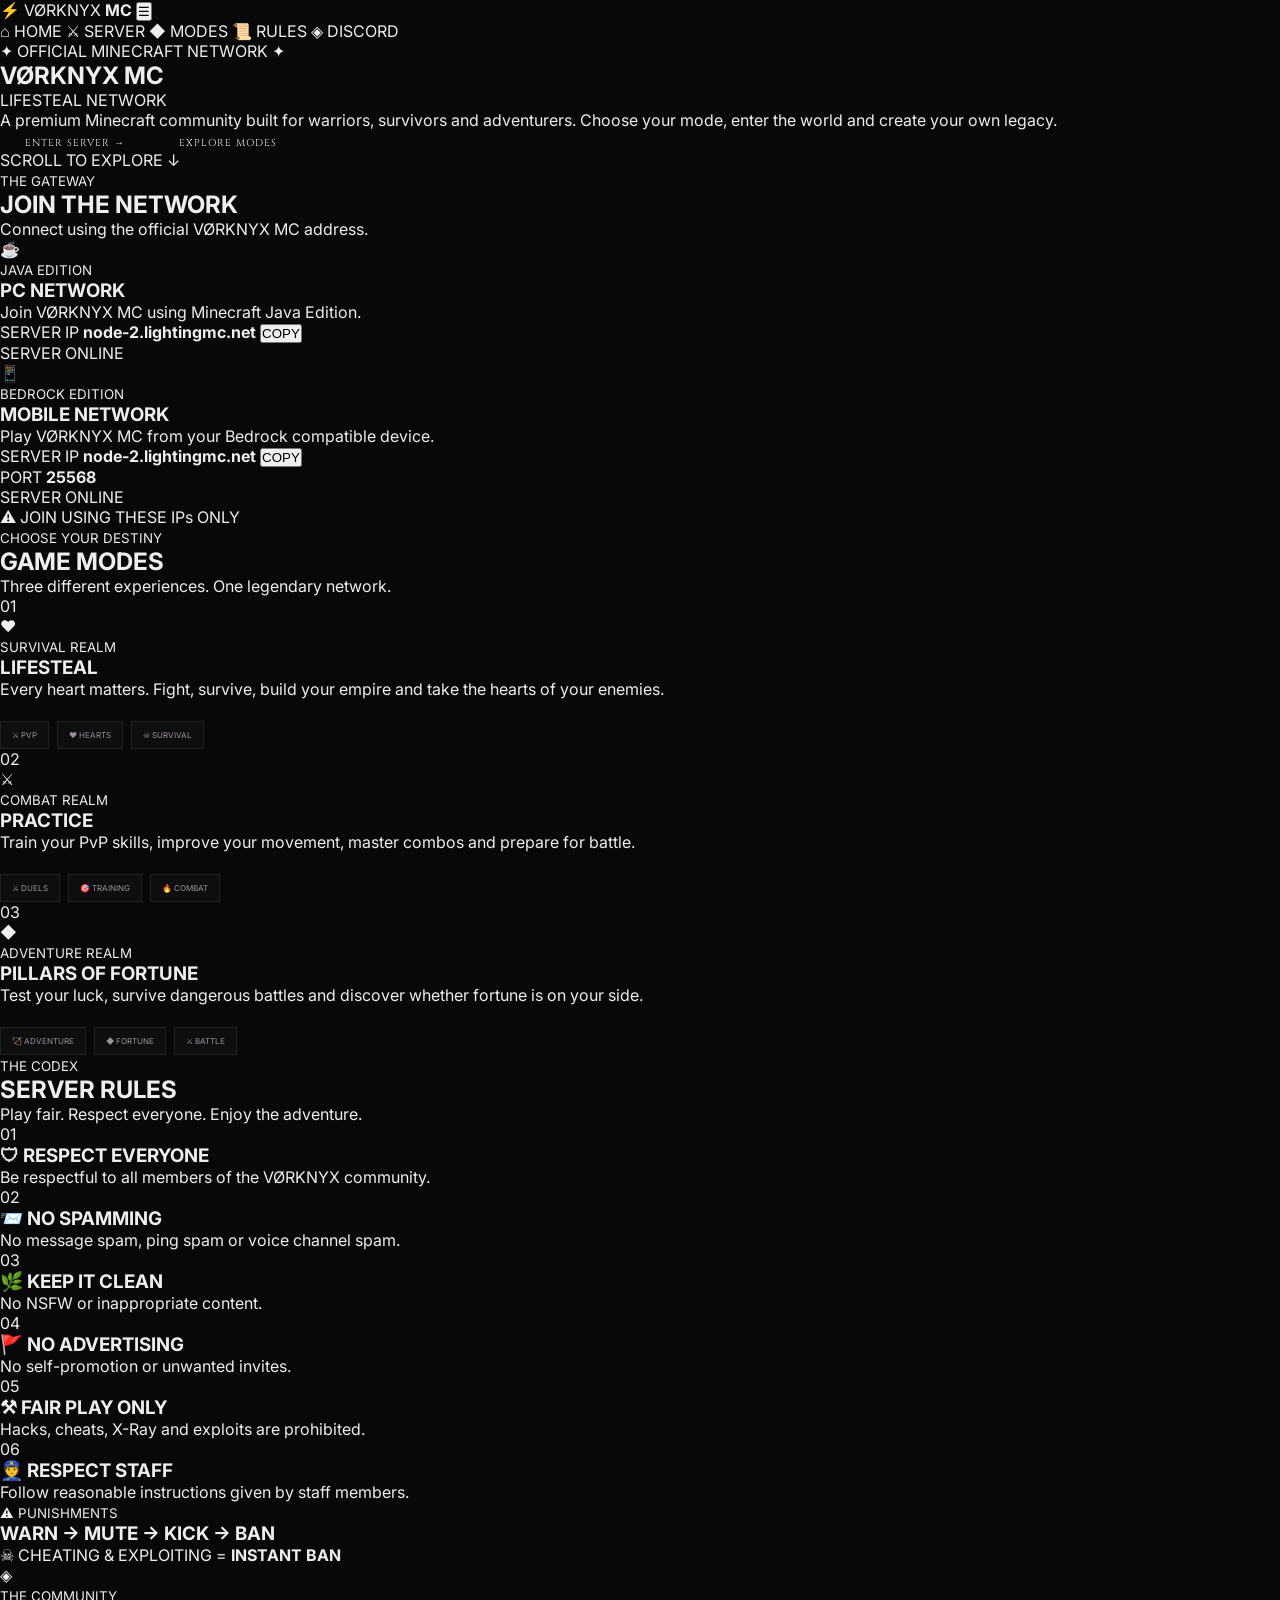
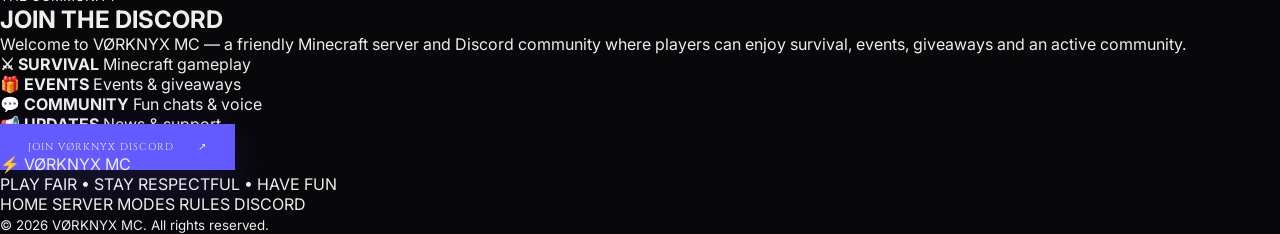
<file: index.html>
<!DOCTYPE html>
<html lang="en">
<head>
<meta charset="UTF-8">
<meta name="viewport" content="width=device-width, initial-scale=1.0">
<meta name="theme-color" content="#07070b">

<title>⚡ VØRKNYX MC — Official Network</title>

<link rel="stylesheet" href="style.css">
</head>

<body>

<!-- BACKGROUND -->
<div class="bg"></div>
<div class="particles"></div>
<div class="grid"></div>

<!-- NAVBAR -->
<header class="navbar">

    <a href="#home" class="logo">
        <span>⚡</span> VØRKNYX <b>MC</b>
    </a>

    <button class="menu" onclick="toggleMenu()">
        ☰
    </button>

    <nav id="nav">

        <a href="#home" onclick="closeMenu()">⌂ HOME</a>

        <a href="#server" onclick="closeMenu()">⚔ SERVER</a>

        <a href="#modes" onclick="closeMenu()">◆ MODES</a>

        <a href="#rules" onclick="closeMenu()">📜 RULES</a>

        <a href="#discord" onclick="closeMenu()" class="discord-link">
            ◈ DISCORD
        </a>

    </nav>

</header>


<!-- ================= HOME ================= -->

<section id="home" class="section hero">

    <div class="hero-content">

        <div class="eyebrow">
            ✦ OFFICIAL MINECRAFT NETWORK ✦
        </div>

        <h1>
            VØRKNYX
            <span>MC</span>
        </h1>

        <div class="line-title">
            <i></i>
            LIFESTEAL NETWORK
            <i></i>
        </div>

        <p>
            A premium Minecraft community built for
            warriors, survivors and adventurers.
            Choose your mode, enter the world and
            create your own legacy.
        </p>

        <div class="buttons">

            <a href="#server" class="btn primary">
                ENTER SERVER →
            </a>

            <a href="#modes" class="btn secondary">
                EXPLORE MODES
            </a>

        </div>

    </div>

    <div class="scroll">
        SCROLL TO EXPLORE ↓
    </div>

</section>



<!-- ================= SERVER ================= -->

<section id="server" class="section server">

    <div class="heading">

        <small>THE GATEWAY</small>

        <h2>
            JOIN THE <span>NETWORK</span>
        </h2>

        <p>
            Connect using the official VØRKNYX MC address.
        </p>

    </div>


    <div class="server-grid">


        <!-- JAVA -->

        <div class="server-card">

            <div class="card-icon">
                ☕
            </div>

            <small>JAVA EDITION</small>

            <h3>
                PC NETWORK
            </h3>

            <p>
                Join VØRKNYX MC using Minecraft Java Edition.
            </p>

            <div class="ip">

                <label>SERVER IP</label>

                <strong>
                    node-2.lightingmc.net
                </strong>

                <button onclick="copyIP('node-2.lightingmc.net',this)">
                    COPY
                </button>

            </div>

            <div class="online">
                <i></i>
                SERVER ONLINE
            </div>

        </div>


        <!-- BEDROCK -->

        <div class="server-card purple">

            <div class="card-icon">
                📱
            </div>

            <small>BEDROCK EDITION</small>

            <h3>
                MOBILE NETWORK
            </h3>

            <p>
                Play VØRKNYX MC from your Bedrock compatible device.
            </p>

            <div class="ip">

                <label>SERVER IP</label>

                <strong>
                    node-2.lightingmc.net
                </strong>

                <button onclick="copyIP('node-2.lightingmc.net',this)">
                    COPY
                </button>

            </div>

            <div class="port">

                <label>PORT</label>

                <strong>25568</strong>

            </div>

            <div class="online">
                <i></i>
                SERVER ONLINE
            </div>

        </div>

    </div>


    <div class="warning">
        ⚠ JOIN USING THESE IPs ONLY
    </div>

</section>



<!-- ================= MODES ================= -->

<section id="modes" class="section modes">

    <div class="heading">

        <small>CHOOSE YOUR DESTINY</small>

        <h2>
            GAME <span>MODES</span>
        </h2>

        <p>
            Three different experiences. One legendary network.
        </p>

    </div>


    <div class="mode-grid">


        <!-- LIFESTEAL -->

        <article class="mode-card lifesteal">

            <div class="mode-number">
                01
            </div>

            <div class="mode-symbol">
                ♥
            </div>

            <div class="mode-content">

                <small>
                    SURVIVAL REALM
                </small>

                <h3>
                    LIFESTEAL
                </h3>

                <p>
                    Every heart matters. Fight, survive,
                    build your empire and take the hearts
                    of your enemies.
                </p>

                <div class="tags">
                    <span>⚔ PVP</span>
                    <span>♥ HEARTS</span>
                    <span>☠ SURVIVAL</span>
                </div>

            </div>

        </article>



        <!-- PRACTICE -->

        <article class="mode-card practice">

            <div class="mode-number">
                02
            </div>

            <div class="mode-symbol">
                ⚔
            </div>

            <div class="mode-content">

                <small>
                    COMBAT REALM
                </small>

                <h3>
                    PRACTICE
                </h3>

                <p>
                    Train your PvP skills, improve your movement,
                    master combos and prepare for battle.
                </p>

                <div class="tags">
                    <span>⚔ DUELS</span>
                    <span>🎯 TRAINING</span>
                    <span>🔥 COMBAT</span>
                </div>

            </div>

        </article>



        <!-- PILLARS -->

        <article class="mode-card pillars">

            <div class="mode-number">
                03
            </div>

            <div class="mode-symbol">
                ◆
            </div>

            <div class="mode-content">

                <small>
                    ADVENTURE REALM
                </small>

                <h3>
                    PILLARS OF FORTUNE
                </h3>

                <p>
                    Test your luck, survive dangerous battles
                    and discover whether fortune is on your side.
                </p>

                <div class="tags">
                    <span>🏹 ADVENTURE</span>
                    <span>◆ FORTUNE</span>
                    <span>⚔ BATTLE</span>
                </div>

            </div>

        </article>

    </div>

</section>



<!-- ================= RULES ================= -->

<section id="rules" class="section rules">

    <div class="heading">

        <small>THE CODEX</small>

        <h2>
            SERVER <span>RULES</span>
        </h2>

        <p>
            Play fair. Respect everyone. Enjoy the adventure.
        </p>

    </div>


    <div class="rules-box">


        <div class="rule">

            <span>01</span>

            <div>
                <h3>🛡 RESPECT EVERYONE</h3>

                <p>
                    Be respectful to all members of the
                    VØRKNYX community.
                </p>
            </div>

        </div>


        <div class="rule">

            <span>02</span>

            <div>
                <h3>📨 NO SPAMMING</h3>

                <p>
                    No message spam, ping spam or voice
                    channel spam.
                </p>
            </div>

        </div>


        <div class="rule">

            <span>03</span>

            <div>
                <h3>🌿 KEEP IT CLEAN</h3>

                <p>
                    No NSFW or inappropriate content.
                </p>
            </div>

        </div>


        <div class="rule">

            <span>04</span>

            <div>
                <h3>🚩 NO ADVERTISING</h3>

                <p>
                    No self-promotion or unwanted invites.
                </p>
            </div>

        </div>


        <div class="rule">

            <span>05</span>

            <div>
                <h3>⚒ FAIR PLAY ONLY</h3>

                <p>
                    Hacks, cheats, X-Ray and exploits
                    are prohibited.
                </p>
            </div>

        </div>


        <div class="rule">

            <span>06</span>

            <div>
                <h3>👮 RESPECT STAFF</h3>

                <p>
                    Follow reasonable instructions given
                    by staff members.
                </p>
            </div>

        </div>


        <div class="punishment">

            <small>
                ⚠ PUNISHMENTS
            </small>

            <h3>
                WARN
                <b>→</b>
                MUTE
                <b>→</b>
                KICK
                <b>→</b>
                BAN
            </h3>

            <p>
                ☠ CHEATING & EXPLOITING =
                <strong>INSTANT BAN</strong>
            </p>

        </div>

    </div>

</section>



<!-- ================= DISCORD ================= -->

<section id="discord" class="section discord">

    <div class="discord-content">

        <div class="discord-icon">
            ◈
        </div>

        <small>
            THE COMMUNITY
        </small>

        <h2>
            JOIN THE
            <span>DISCORD</span>
        </h2>

        <p>
            Welcome to VØRKNYX MC — a friendly Minecraft
            server and Discord community where players can
            enjoy survival, events, giveaways and an active
            community.
        </p>


        <div class="discord-features">

            <div>
                <b>⚔</b>
                <strong>SURVIVAL</strong>
                <span>Minecraft gameplay</span>
            </div>

            <div>
                <b>🎁</b>
                <strong>EVENTS</strong>
                <span>Events & giveaways</span>
            </div>

            <div>
                <b>💬</b>
                <strong>COMMUNITY</strong>
                <span>Fun chats & voice</span>
            </div>

            <div>
                <b>📢</b>
                <strong>UPDATES</strong>
                <span>News & support</span>
            </div>

        </div>


        <a
            href="https://discord.gg/DkYDvR8kQ"
            target="_blank"
            rel="noopener"
            class="discord-button"
        >
            JOIN VØRKNYX DISCORD
            <span>↗</span>
        </a>

    </div>

</section>



<!-- ================= FOOTER ================= -->

<footer>

    <div class="footer-logo">
        ⚡ VØRKNYX MC
    </div>

    <p>
        PLAY FAIR • STAY RESPECTFUL • HAVE FUN
    </p>

    <div class="footer-links">

        <a href="#home">HOME</a>
        <a href="#server">SERVER</a>
        <a href="#modes">MODES</a>
        <a href="#rules">RULES</a>
        <a href="#discord">DISCORD</a>

    </div>

    <small>
        © 2026 VØRKNYX MC. All rights reserved.
    </small>

</footer>


<script src="script.js"></script>

</body>
</html>
</file>
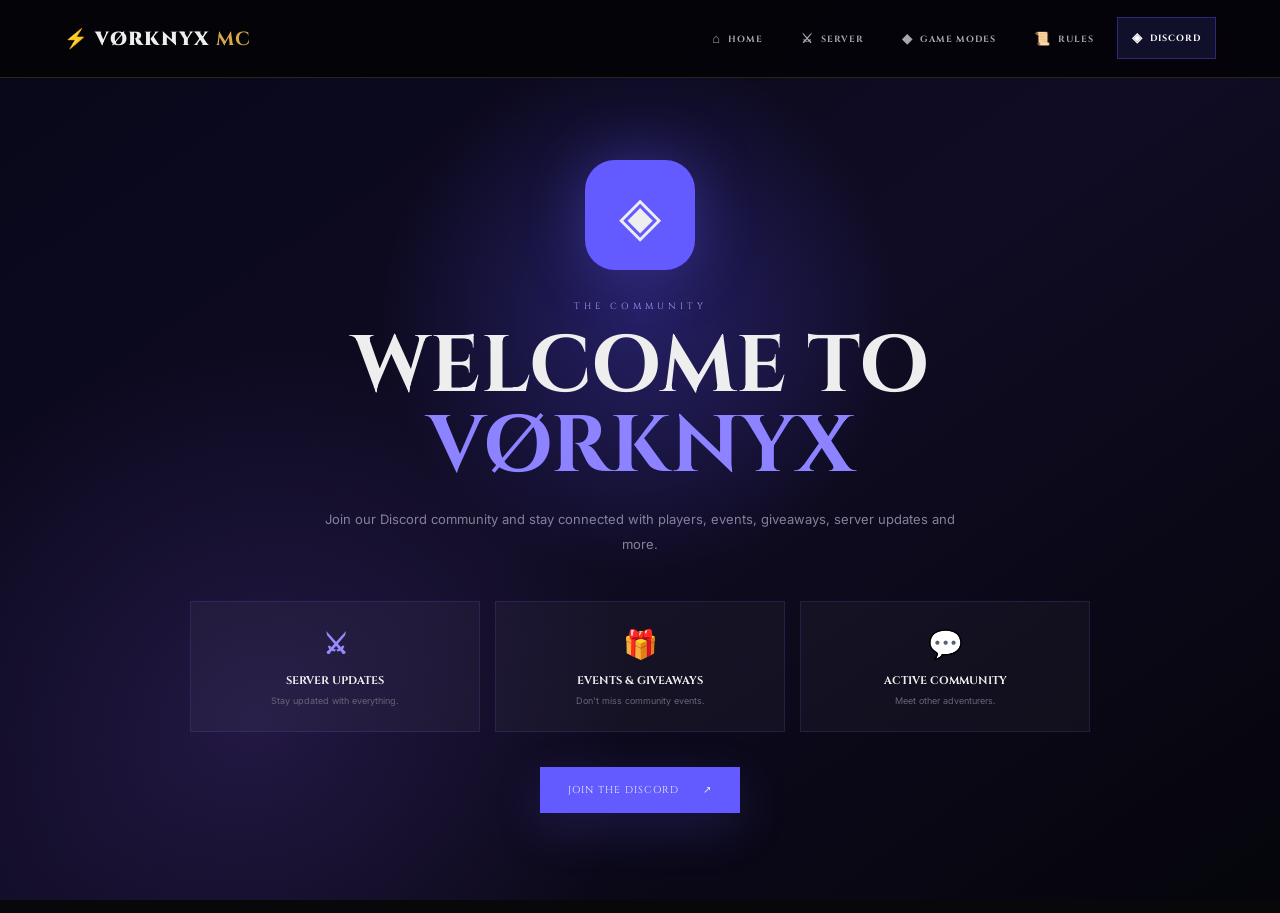
<file: discord.html>
<!DOCTYPE html>
<html lang="en">
<head>
<meta charset="UTF-8">
<meta name="viewport" content="width=device-width, initial-scale=1.0">
<meta name="theme-color" content="#08070a">
<title>VØRKNYX MC — Discord</title>
<link rel="stylesheet" href="style.css">
</head>

<body class="discord-page">

<div class="discord-bg"></div>

<header class="site-header">

    <a class="brand" href="index.html">
        ⚡ VØRKNYX <b>MC</b>
    </a>

    <button class="menu-btn" onclick="toggleMenu()">☰</button>

    <nav id="nav" class="main-nav">

        <a href="index.html">
            <span>⌂</span> HOME
        </a>

        <a href="server.html">
            <span>⚔</span> SERVER
        </a>

        <a href="modes.html">
            <span>◆</span> GAME MODES
        </a>

        <a href="rules.html">
            <span>📜</span> RULES
        </a>

        <a class="active discord-nav"
           href="discord.html">
            <span>◈</span> DISCORD
        </a>

    </nav>

</header>


<main class="discord-main">

    <div class="discord-symbol">
        ◈
    </div>

    <small>
        THE COMMUNITY
    </small>

    <h1>
        WELCOME TO
        <span>VØRKNYX</span>
    </h1>

    <p>
        Join our Discord community and stay connected with
        players, events, giveaways, server updates and more.
    </p>


    <div class="community-grid">


        <div>

            <b>⚔</b>

            <strong>
                SERVER UPDATES
            </strong>

            <span>
                Stay updated with everything.
            </span>

        </div>


        <div>

            <b>🎁</b>

            <strong>
                EVENTS & GIVEAWAYS
            </strong>

            <span>
                Don't miss community events.
            </span>

        </div>


        <div>

            <b>💬</b>

            <strong>
                ACTIVE COMMUNITY
            </strong>

            <span>
                Meet other adventurers.
            </span>

        </div>


    </div>


    <a
        class="discord-button"
        href="https://discord.gg/DkYDvR8kQ"
        target="_blank"
        rel="noopener"
    >
        JOIN THE DISCORD
        <span>↗</span>
    </a>

</main>


<script src="script.js"></script>

</body>
</html>
</file>
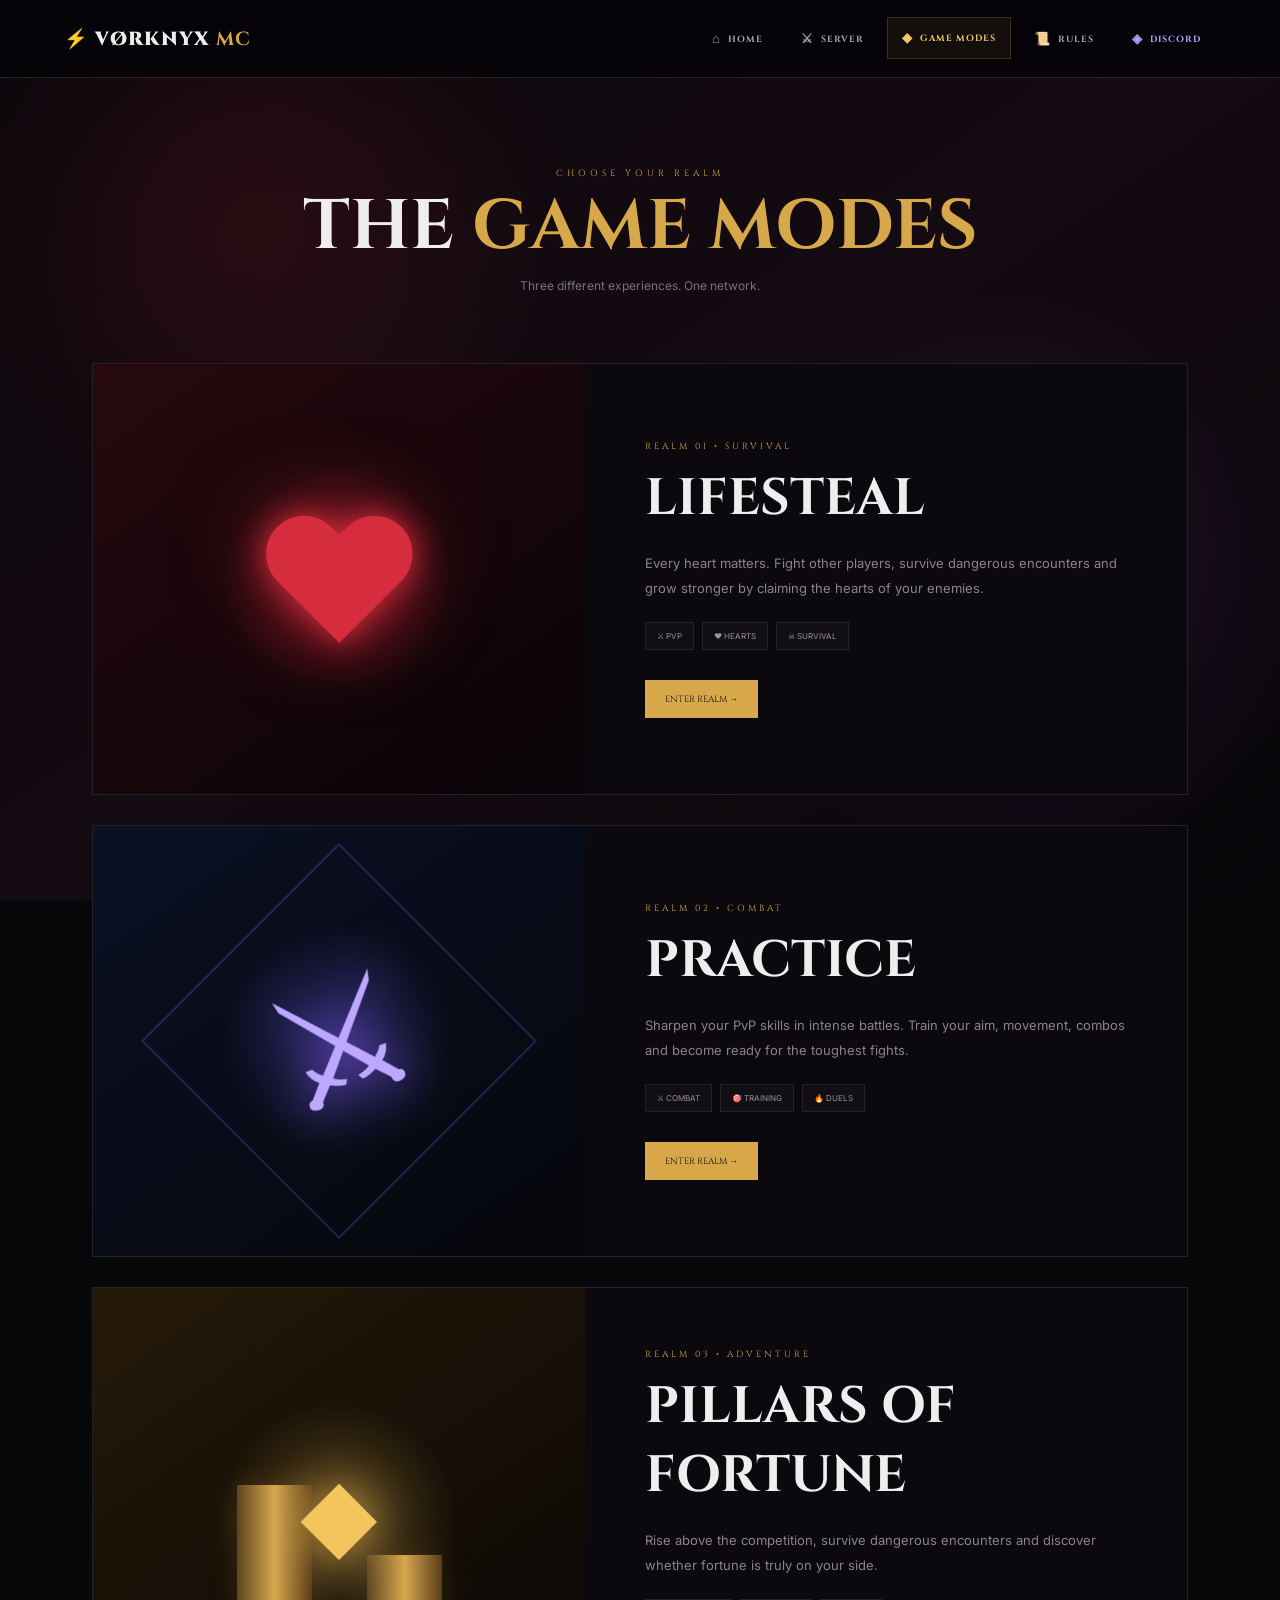
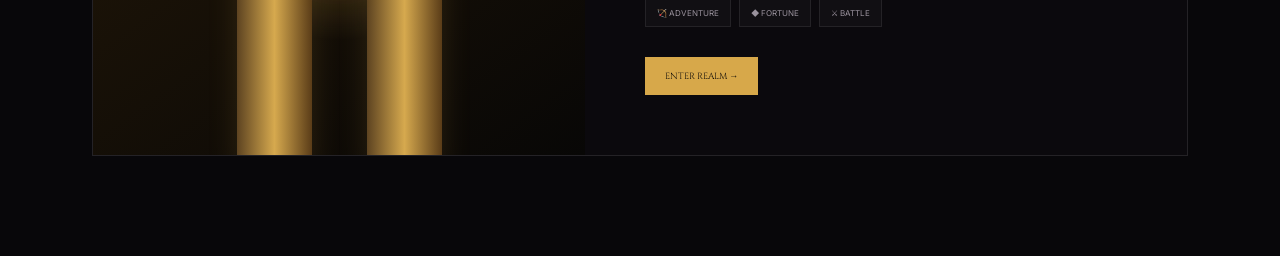
<file: modes.html>
<!DOCTYPE html>
<html lang="en">
<head>
<meta charset="UTF-8">
<meta name="viewport" content="width=device-width, initial-scale=1.0">
<meta name="theme-color" content="#08070a">
<title>VØRKNYX MC — Game Modes</title>
<link rel="stylesheet" href="style.css">
</head>

<body class="modes-page">

<div class="modes-bg"></div>

<header class="site-header">

    <a class="brand" href="index.html">
        ⚡ VØRKNYX <b>MC</b>
    </a>

    <button class="menu-btn" onclick="toggleMenu()">☰</button>

    <nav id="nav" class="main-nav">

        <a href="index.html">
            <span>⌂</span> HOME
        </a>

        <a href="server.html">
            <span>⚔</span> SERVER
        </a>

        <a class="active" href="modes.html">
            <span>◆</span> GAME MODES
        </a>

        <a href="rules.html">
            <span>📜</span> RULES
        </a>

        <a href="discord.html" class="discord-nav">
            <span>◈</span> DISCORD
        </a>

    </nav>

</header>

<main class="page">

    <div class="page-heading">

        <small>CHOOSE YOUR REALM</small>

        <h1>
            THE <span>GAME MODES</span>
        </h1>

        <p>
            Three different experiences. One network.
        </p>

    </div>


    <section class="mode-list">


        <article class="realm-card lifesteal-card">

            <div class="realm-art">

                <div class="heart">
                    ♥
                </div>

                <div class="orb"></div>

            </div>

            <div class="realm-content">

                <small>
                    REALM 01 • SURVIVAL
                </small>

                <h2>
                    LIFESTEAL
                </h2>

                <p>
                    Every heart matters. Fight other players,
                    survive dangerous encounters and grow stronger
                    by claiming the hearts of your enemies.
                </p>

                <div class="tags">

                    <span>⚔ PVP</span>
                    <span>♥ HEARTS</span>
                    <span>☠ SURVIVAL</span>

                </div>

                <a href="server.html" class="realm-btn">
                    ENTER REALM →
                </a>

            </div>

        </article>



        <article class="realm-card practice-card">

            <div class="realm-art">

                <div class="sword">
                    ⚔
                </div>

                <div class="arena"></div>

            </div>

            <div class="realm-content">

                <small>
                    REALM 02 • COMBAT
                </small>

                <h2>
                    PRACTICE
                </h2>

                <p>
                    Sharpen your PvP skills in intense battles.
                    Train your aim, movement, combos and become
                    ready for the toughest fights.
                </p>

                <div class="tags">

                    <span>⚔ COMBAT</span>
                    <span>🎯 TRAINING</span>
                    <span>🔥 DUELS</span>

                </div>

                <a href="server.html" class="realm-btn">
                    ENTER REALM →
                </a>

            </div>

        </article>



        <article class="realm-card pillars-card">

            <div class="realm-art">

                <div class="pillar p1"></div>
                <div class="pillar p2"></div>

                <div class="treasure">
                    ◆
                </div>

            </div>

            <div class="realm-content">

                <small>
                    REALM 03 • ADVENTURE
                </small>

                <h2>
                    PILLARS OF FORTUNE
                </h2>

                <p>
                    Rise above the competition, survive dangerous
                    encounters and discover whether fortune is truly
                    on your side.
                </p>

                <div class="tags">

                    <span>🏹 ADVENTURE</span>
                    <span>◆ FORTUNE</span>
                    <span>⚔ BATTLE</span>

                </div>

                <a href="server.html" class="realm-btn">
                    ENTER REALM →
                </a>

            </div>

        </article>


    </section>

</main>

<script src="script.js"></script>

</body>
</html>
</file>
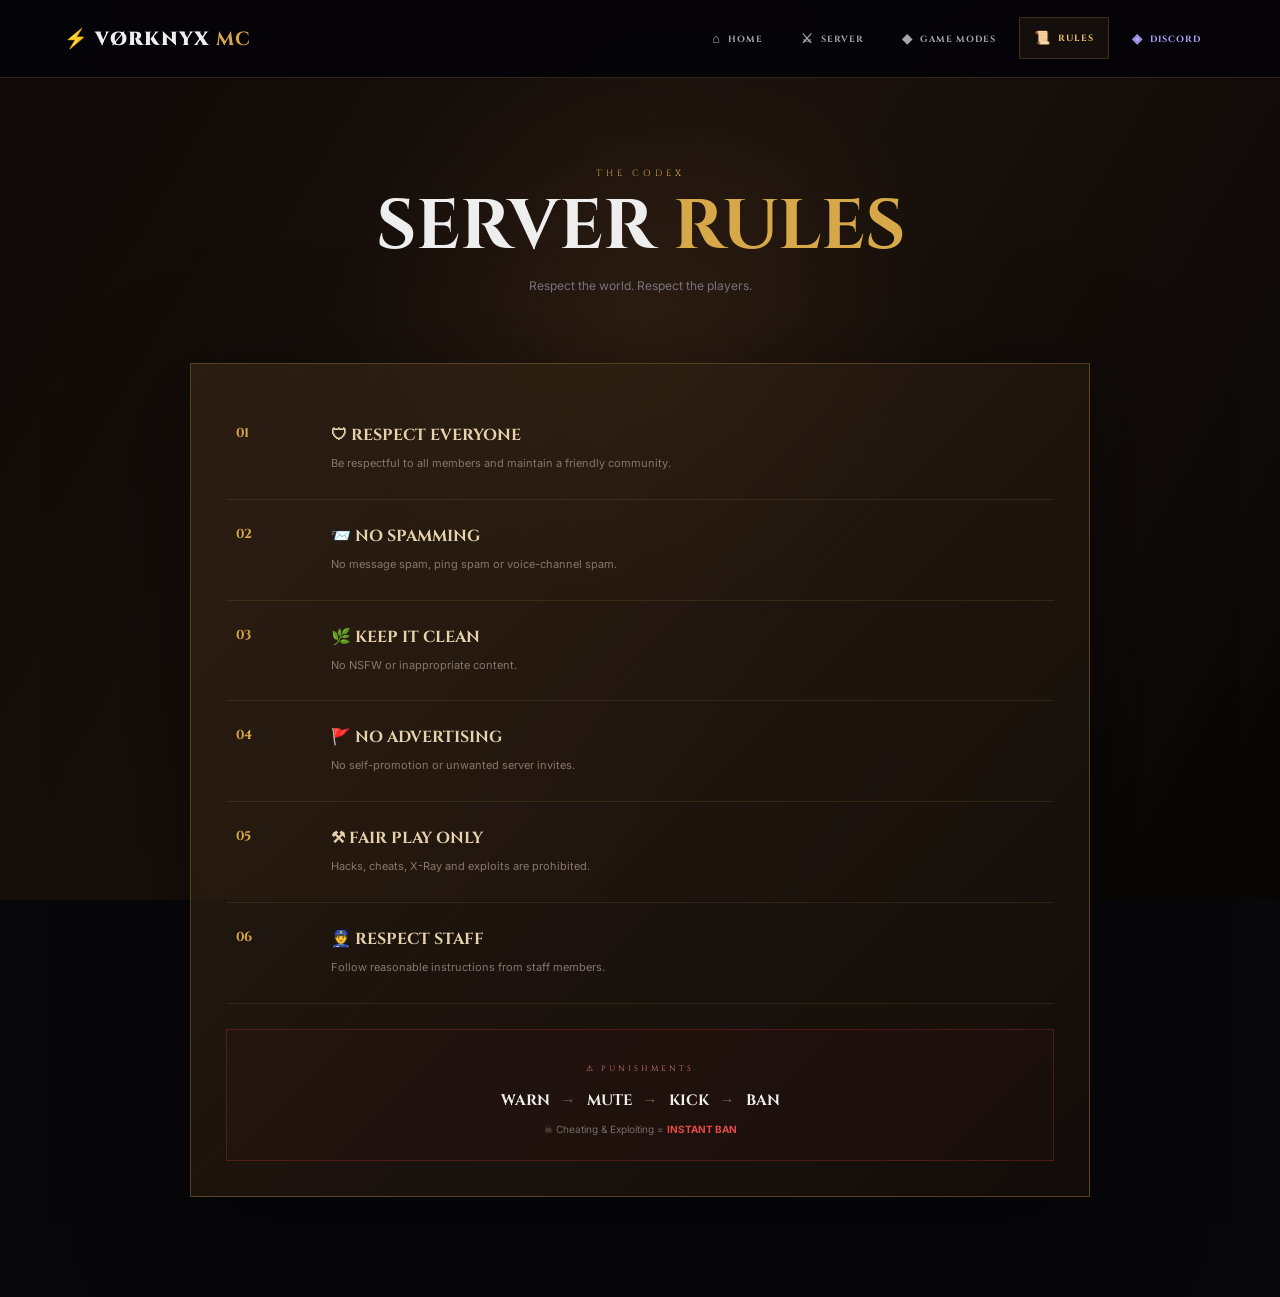
<file: rules.html>
<!DOCTYPE html>
<html lang="en">
<head>
<meta charset="UTF-8">
<meta name="viewport" content="width=device-width, initial-scale=1.0">
<meta name="theme-color" content="#08070a">
<title>VØRKNYX MC — Rules</title>
<link rel="stylesheet" href="style.css">
</head>

<body class="rules-page">

<div class="book-bg"></div>

<header class="site-header">

    <a class="brand" href="index.html">
        ⚡ VØRKNYX <b>MC</b>
    </a>

    <button class="menu-btn" onclick="toggleMenu()">☰</button>

    <nav id="nav" class="main-nav">

        <a href="index.html">
            <span>⌂</span> HOME
        </a>

        <a href="server.html">
            <span>⚔</span> SERVER
        </a>

        <a href="modes.html">
            <span>◆</span> GAME MODES
        </a>

        <a class="active" href="rules.html">
            <span>📜</span> RULES
        </a>

        <a href="discord.html" class="discord-nav">
            <span>◈</span> DISCORD
        </a>

    </nav>

</header>

<main class="page rules-page-content">

    <div class="page-heading">

        <small>THE CODEX</small>

        <h1>
            SERVER <span>RULES</span>
        </h1>

        <p>
            Respect the world. Respect the players.
        </p>

    </div>


    <section class="codex">


        <div class="rule-item">

            <b>01</b>

            <div>

                <h2>
                    🛡 RESPECT EVERYONE
                </h2>

                <p>
                    Be respectful to all members and maintain
                    a friendly community.
                </p>

            </div>

        </div>


        <div class="rule-item">

            <b>02</b>

            <div>

                <h2>
                    📨 NO SPAMMING
                </h2>

                <p>
                    No message spam, ping spam or voice-channel spam.
                </p>

            </div>

        </div>


        <div class="rule-item">

            <b>03</b>

            <div>

                <h2>
                    🌿 KEEP IT CLEAN
                </h2>

                <p>
                    No NSFW or inappropriate content.
                </p>

            </div>

        </div>


        <div class="rule-item">

            <b>04</b>

            <div>

                <h2>
                    🚩 NO ADVERTISING
                </h2>

                <p>
                    No self-promotion or unwanted server invites.
                </p>

            </div>

        </div>


        <div class="rule-item">

            <b>05</b>

            <div>

                <h2>
                    ⚒ FAIR PLAY ONLY
                </h2>

                <p>
                    Hacks, cheats, X-Ray and exploits are prohibited.
                </p>

            </div>

        </div>


        <div class="rule-item">

            <b>06</b>

            <div>

                <h2>
                    👮 RESPECT STAFF
                </h2>

                <p>
                    Follow reasonable instructions from staff members.
                </p>

            </div>

        </div>


        <div class="punishment-box">

            <small>
                ⚠ PUNISHMENTS
            </small>

            <h2>
                WARN
                <span>→</span>
                MUTE
                <span>→</span>
                KICK
                <span>→</span>
                BAN
            </h2>

            <p>
                ☠ Cheating & Exploiting =
                <strong>INSTANT BAN</strong>
            </p>

        </div>


    </section>

</main>

<script src="script.js"></script>

</body>
</html>
</file>
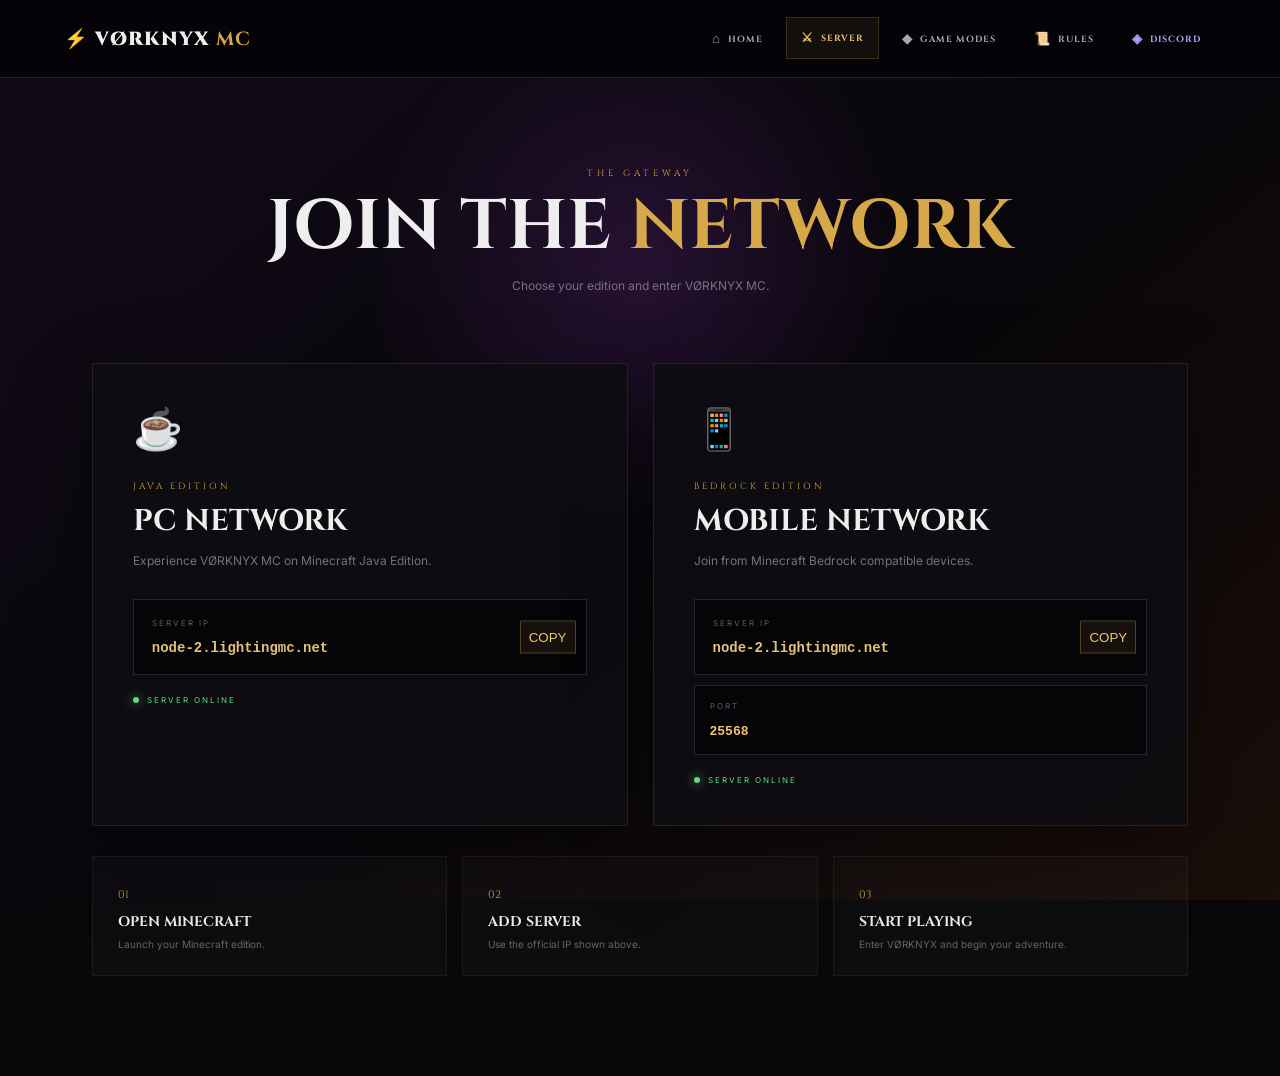
<file: server.html>
<!DOCTYPE html>
<html lang="en">
<head>
<meta charset="UTF-8">
<meta name="viewport" content="width=device-width, initial-scale=1.0">
<meta name="theme-color" content="#08070a">
<title>VØRKNYX MC — Server</title>
<link rel="stylesheet" href="style.css">
</head>

<body class="server-page">

<div class="server-bg"></div>

<header class="site-header">

    <a class="brand" href="index.html">
        ⚡ VØRKNYX <b>MC</b>
    </a>

    <button class="menu-btn" onclick="toggleMenu()">☰</button>

    <nav id="nav" class="main-nav">

        <a href="index.html">
            <span>⌂</span> HOME
        </a>

        <a class="active" href="server.html">
            <span>⚔</span> SERVER
        </a>

        <a href="modes.html">
            <span>◆</span> GAME MODES
        </a>

        <a href="rules.html">
            <span>📜</span> RULES
        </a>

        <a href="discord.html" class="discord-nav">
            <span>◈</span> DISCORD
        </a>

    </nav>

</header>

<main class="page">

    <div class="page-heading">

        <small>THE GATEWAY</small>

        <h1>
            JOIN THE <span>NETWORK</span>
        </h1>

        <p>
            Choose your edition and enter VØRKNYX MC.
        </p>

    </div>


    <section class="connection-grid">


        <div class="connection-card java">

            <div class="edition-icon">
                ☕
            </div>

            <small>JAVA EDITION</small>

            <h2>PC NETWORK</h2>

            <p>
                Experience VØRKNYX MC on Minecraft Java Edition.
            </p>

            <div class="ip-box">

                <label>SERVER IP</label>

                <strong>
                    node-2.lightingmc.net
                </strong>

                <button onclick="copyText('node-2.lightingmc.net',this)">
                    COPY
                </button>

            </div>

            <div class="status">
                <i></i>
                SERVER ONLINE
            </div>

        </div>



        <div class="connection-card bedrock">

            <div class="edition-icon">
                📱
            </div>

            <small>BEDROCK EDITION</small>

            <h2>MOBILE NETWORK</h2>

            <p>
                Join from Minecraft Bedrock compatible devices.
            </p>

            <div class="ip-box">

                <label>SERVER IP</label>

                <strong>
                    node-2.lightingmc.net
                </strong>

                <button onclick="copyText('node-2.lightingmc.net',this)">
                    COPY
                </button>

            </div>

            <div class="port-box">

                <label>PORT</label>

                <strong>25568</strong>

            </div>

            <div class="status">
                <i></i>
                SERVER ONLINE
            </div>

        </div>

    </section>


    <section class="join-info">

        <div>

            <span>01</span>

            <h3>OPEN MINECRAFT</h3>

            <p>
                Launch your Minecraft edition.
            </p>

        </div>


        <div>

            <span>02</span>

            <h3>ADD SERVER</h3>

            <p>
                Use the official IP shown above.
            </p>

        </div>


        <div>

            <span>03</span>

            <h3>START PLAYING</h3>

            <p>
                Enter VØRKNYX and begin your adventure.
            </p>

        </div>

    </section>

</main>

<script src="script.js"></script>

</body>
</html>
</file>
<file: style.css>
@import url('https://fonts.googleapis.com/css2?family=Cinzel:wght@500;600;700;800;900&family=Inter:wght@400;500;600;700&display=swap');

:root{
    --gold:#d7a84a;
    --gold2:#f0c66b;
    --purple:#8b5cf6;
    --dark:#08070a;
    --panel:rgba(15,13,18,.86);
}

*{
    box-sizing:border-box;
    margin:0;
    padding:0;
}

html{
    scroll-behavior:smooth;
}

body{
    min-height:100vh;
    background:#08070a;
    color:#eee;
    font-family:Inter,sans-serif;
    overflow-x:hidden;
}

a{
    color:inherit;
    text-decoration:none;
}


/* =========================================
   HEADER
========================================= */

.site-header{
    height:78px;

    position:fixed;
    top:0;
    left:0;
    right:0;

    z-index:9999;

    display:flex;
    align-items:center;
    justify-content:space-between;

    padding:0 5%;

    background:rgba(5,4,8,.94);

    backdrop-filter:blur(18px);

    border-bottom:
        1px solid rgba(215,168,74,.2);
}

.brand{
    white-space:nowrap;

    font-family:Cinzel,serif;

    font-size:19px;

    font-weight:900;

    letter-spacing:1px;
}

.brand b{
    color:var(--gold);
}

.main-nav{
    display:flex !important;

    align-items:center;

    gap:8px;
}

.main-nav a{
    display:flex;

    align-items:center;

    gap:7px;

    padding:11px 14px;

    color:#aaa5ae;

    font-family:Cinzel,serif;

    font-size:9px;

    font-weight:700;

    letter-spacing:1px;

    border:1px solid transparent;

    transition:.3s;
}

.main-nav a span{
    font-size:13px;
}

.main-nav a:hover,
.main-nav a.active{
    color:var(--gold2);

    background:
        rgba(215,168,74,.07);

    border-color:
        rgba(215,168,74,.2);

    transform:translateY(-1px);
}

.main-nav .discord-nav{
    color:#aaa5ff;
}

.main-nav .discord-nav:hover,
.main-nav .discord-nav.active{
    color:#fff;

    background:
        rgba(99,91,255,.14);

    border-color:
        rgba(99,91,255,.35);
}

.menu-btn{
    display:none;

    border:
        1px solid rgba(215,168,74,.25);

    background:
        rgba(215,168,74,.07);

    color:var(--gold2);

    padding:8px 12px;

    cursor:pointer;

    font-size:20px;
}


/* =========================================
   HOME BACKGROUND
========================================= */

.world-bg{
    position:fixed;
    inset:0;

    z-index:-5;

    background:
        radial-gradient(
            circle at 75% 22%,
            rgba(215,168,74,.16),
            transparent 12%
        ),

        radial-gradient(
            circle at 40% 55%,
            rgba(104,50,130,.2),
            transparent 30%
        ),

        linear-gradient(
            180deg,
            #090817,
            #171323 48%,
            #050507
        );
}

.stars{
    position:fixed;
    inset:0;

    z-index:-4;

    background-image:
        radial-gradient(#fff 1px,transparent 1px),
        radial-gradient(#d7a84a 1px,transparent 1px);

    background-size:
        90px 90px,
        150px 150px;

    opacity:.25;
}

.fog{
    position:fixed;

    z-index:-3;

    left:-10%;
    bottom:0;

    width:120%;
    height:300px;

    background:
        rgba(150,120,170,.06);

    filter:blur(35px);

    animation:
        fogMove 14s ease-in-out infinite alternate;
}

@keyframes fogMove{

    from{
        transform:translateX(-3%);
    }

    to{
        transform:translateX(5%);
    }

}


/* =========================================
   HOME
========================================= */

.home-hero{
    min-height:100vh;

    display:flex;

    flex-direction:column;

    align-items:center;

    justify-content:center;

    text-align:center;

    padding:
        120px 20px 100px;
}

.hero-badge{
    padding:10px 18px;

    border:
        1px solid rgba(215,168,74,.3);

    color:var(--gold2);

    font-family:Cinzel,serif;

    font-size:9px;

    letter-spacing:3px;

    background:
        rgba(215,168,74,.04);
}

.home-hero h1{
    margin-top:25px;

    font-family:Cinzel,serif;

    font-size:
        clamp(55px,12vw,150px);

    line-height:.85;

    font-weight:900;

    letter-spacing:5px;

    text-shadow:
        0 10px 50px rgba(0,0,0,.8);
}

.home-hero h1 strong{
    color:var(--gold);

    text-shadow:
        0 0 30px rgba(215,168,74,.35);
}

.divider{
    margin-top:25px;

    display:flex;

    align-items:center;

    gap:15px;

    color:#b18a46;

    font-family:Cinzel,serif;

    font-size:10px;

    letter-spacing:4px;
}

.divider span{
    width:70px;

    height:1px;

    background:
        linear-gradient(
            90deg,
            transparent,
            var(--gold)
        );
}

.divider span:last-child{
    background:
        linear-gradient(
            90deg,
            var(--gold),
            transparent
        );
}

.hero-text{
    max-width:650px;

    margin-top:25px;

    color:#aaa4ae;

    line-height:1.9;

    font-size:13px;
}

.hero-buttons{
    display:flex;

    gap:12px;

    margin-top:30px;
}

.btn{
    padding:15px 25px;

    font-family:Cinzel,serif;

    font-size:10px;

    letter-spacing:1px;

    transition:.3s;
}

.btn.gold{
    background:var(--gold);

    color:#15100a;

    box-shadow:
        0 12px 35px
        rgba(215,168,74,.18);
}

.btn.glass{
    border:
        1px solid rgba(255,255,255,.15);

    background:
        rgba(255,255,255,.04);
}

.btn:hover{
    transform:translateY(-4px);
}

.home-bottom{
    position:absolute;

    bottom:25px;

    width:100%;

    display:flex;

    justify-content:center;

    gap:40px;

    color:#6f6872;

    font-family:Cinzel,serif;

    font-size:8px;

    letter-spacing:2px;
}


/* =========================================
   COMMON PAGES
========================================= */

.page{
    max-width:1250px;

    margin:auto;

    padding:
        160px 6%
        100px;
}

.page-heading{
    text-align:center;

    margin-bottom:70px;
}

.page-heading small{
    color:var(--gold);

    font-family:Cinzel,serif;

    font-size:9px;

    letter-spacing:4px;
}

.page-heading h1{
    margin-top:12px;

    font-family:Cinzel,serif;

    font-size:
        clamp(35px,6vw,70px);

    line-height:1;
}

.page-heading h1 span{
    color:var(--gold);
}

.page-heading p{
    margin-top:16px;

    color:#77727b;

    font-size:12px;
}


/* =========================================
   SERVER
========================================= */

.server-bg{
    position:fixed;

    inset:0;

    z-index:-5;

    background:
        radial-gradient(
            circle at 50% 30%,
            rgba(120,45,155,.25),
            transparent 30%
        ),

        linear-gradient(
            140deg,
            #120b18,
            #08060b 55%,
            #1a0e09
        );
}

.connection-grid{
    display:grid;

    grid-template-columns:
        1fr 1fr;

    gap:25px;
}

.connection-card{
    padding:40px;

    background:var(--panel);

    border:
        1px solid rgba(255,255,255,.09);

    box-shadow:
        0 30px 80px rgba(0,0,0,.3);

    position:relative;

    overflow:hidden;

    transition:.4s;
}

.connection-card:hover{
    transform:translateY(-8px);

    border-color:
        rgba(215,168,74,.4);
}

.edition-icon{
    font-size:40px;

    margin-bottom:20px;
}

.connection-card > small{
    font-family:Cinzel,serif;

    color:var(--gold);

    letter-spacing:3px;

    font-size:9px;
}

.connection-card h2{
    margin-top:8px;

    font-family:Cinzel,serif;

    font-size:30px;
}

.connection-card p{
    margin-top:10px;

    color:#77727a;

    font-size:12px;

    line-height:1.7;
}

.ip-box{
    margin-top:28px;

    padding:18px;

    background:#050407;

    border:
        1px solid #29232c;

    position:relative;
}

.ip-box label,
.port-box label{
    display:block;

    color:#625b65;

    font-size:8px;

    letter-spacing:2px;

    margin-bottom:8px;
}

.ip-box strong{
    font-family:monospace;

    font-size:14px;

    color:#e2c27b;
}

.ip-box button{
    position:absolute;

    right:10px;

    top:50%;

    transform:translateY(-50%);

    border:
        1px solid rgba(215,168,74,.3);

    background:
        rgba(215,168,74,.08);

    color:var(--gold2);

    padding:8px;

    cursor:pointer;
}

.port-box{
    margin-top:10px;

    padding:15px;

    background:#050407;

    border:
        1px solid #29232c;
}

.port-box strong{
    font-family:monospace;

    color:var(--gold2);
}

.status{
    margin-top:20px;

    color:#63d88a;

    font-size:8px;

    letter-spacing:2px;

    display:flex;

    align-items:center;

    gap:8px;
}

.status i{
    width:6px;
    height:6px;

    border-radius:50%;

    background:#63d88a;

    box-shadow:
        0 0 12px #63d88a;
}

.join-info{
    display:grid;

    grid-template-columns:
        repeat(3,1fr);

    gap:15px;

    margin-top:30px;
}

.join-info div{
    padding:25px;

    background:
        rgba(255,255,255,.025);

    border:
        1px solid rgba(255,255,255,.06);
}

.join-info span{
    color:var(--gold);

    font-family:Cinzel,serif;

    font-size:11px;
}

.join-info h3{
    margin-top:10px;

    font-family:Cinzel,serif;

    font-size:14px;
}

.join-info p{
    margin-top:7px;

    color:#666;

    font-size:10px;
}


/* =========================================
   MODES
========================================= */

.modes-bg{
    position:fixed;

    inset:0;

    z-index:-5;

    background:
        radial-gradient(
            circle at 20% 25%,
            rgba(170,30,45,.18),
            transparent 25%
        ),

        radial-gradient(
            circle at 80% 65%,
            rgba(117,62,170,.18),
            transparent 25%
        ),

        linear-gradient(
            145deg,
            #09070b,
            #150b12,
            #070609
        );
}

.mode-list{
    display:flex;

    flex-direction:column;

    gap:30px;
}

.realm-card{
    min-height:430px;

    display:grid;

    grid-template-columns:
        45% 55%;

    overflow:hidden;

    border:
        1px solid rgba(255,255,255,.1);

    background:#0b090d;

    position:relative;

    transition:.5s;
}

.realm-card:hover{
    transform:translateY(-7px);

    border-color:
        rgba(215,168,74,.4);
}

.realm-art{
    position:relative;

    min-height:430px;

    display:flex;

    align-items:center;

    justify-content:center;

    overflow:hidden;
}

.lifesteal-card .realm-art{
    background:
        radial-gradient(
            circle,
            rgba(180,25,40,.5),
            transparent 35%
        ),
        linear-gradient(
            145deg,
            #27090f,
            #080407
        );
}

.practice-card .realm-art{
    background:
        radial-gradient(
            circle,
            rgba(75,70,190,.4),
            transparent 35%
        ),
        linear-gradient(
            145deg,
            #0b1125,
            #06070b
        );
}

.pillars-card .realm-art{
    background:
        radial-gradient(
            circle,
            rgba(215,168,74,.35),
            transparent 35%
        ),
        linear-gradient(
            145deg,
            #251908,
            #080706
        );
}

.heart{
    font-size:170px;

    color:#d52d3d;

    text-shadow:
        0 0 30px #d52d3d,
        0 0 90px rgba(213,45,61,.6);

    animation:
        float 4s ease-in-out infinite;
}

.sword{
    font-size:160px;

    color:#bca9ff;

    transform:rotate(-20deg);

    filter:
        drop-shadow(0 0 25px #8b5cf6);

    animation:
        floatSword 4s ease-in-out infinite;
}

.arena{
    position:absolute;

    width:280px;
    height:280px;

    border:
        2px solid rgba(139,92,246,.25);

    transform:rotate(45deg);
}

.pillar{
    position:absolute;

    bottom:-20px;

    width:75px;

    height:290px;

    background:
        linear-gradient(
            90deg,
            #5d4321,
            #d6a94e,
            #5a3c18
        );

    box-shadow:
        0 0 30px rgba(215,168,74,.15);
}

.p1{
    transform:translateX(-65px);
}

.p2{
    transform:
        translateX(65px);

    height:220px;
}

.treasure{
    font-size:80px;

    color:#f2c65c;

    filter:
        drop-shadow(0 0 25px #d7a84a);

    z-index:2;
}

@keyframes float{

    50%{
        transform:translateY(-15px);
    }

}

@keyframes floatSword{

    50%{
        transform:
            translateY(-15px)
            rotate(-20deg);
    }

}

.realm-content{
    padding:60px;

    display:flex;

    flex-direction:column;

    justify-content:center;
}

.realm-content > small{
    color:var(--gold);

    font-family:Cinzel,serif;

    font-size:9px;

    letter-spacing:3px;
}

.realm-content h2{
    margin-top:12px;

    font-family:Cinzel,serif;

    font-size:
        clamp(30px,4vw,55px);
}

.realm-content p{
    max-width:550px;

    margin-top:18px;

    color:#8a838d;

    font-size:13px;

    line-height:1.9;
}

.tags{
    display:flex;

    flex-wrap:wrap;

    gap:8px;

    margin-top:22px;
}

.tags span{
    padding:8px 11px;

    border:
        1px solid rgba(255,255,255,.08);

    color:#9a929d;

    font-size:8px;

    background:
        rgba(255,255,255,.025);
}

.realm-btn{
    align-self:flex-start;

    margin-top:30px;

    padding:13px 20px;

    background:var(--gold);

    color:#15100a;

    font-family:Cinzel,serif;

    font-size:9px;

    transition:.3s;
}

.realm-btn:hover{
    transform:translateX(5px);
}


/* =========================================
   RULES
========================================= */

.book-bg{
    position:fixed;

    inset:0;

    z-index:-5;

    background:
        radial-gradient(
            circle at 50% 35%,
            rgba(155,100,55,.15),
            transparent 35%
        ),

        linear-gradient(
            120deg,
            #0e0907,
            #1a110c,
            #070605
        );
}

.codex{
    max-width:900px;

    margin:auto;

    padding:35px;

    background:
        linear-gradient(
            135deg,
            rgba(64,43,25,.55),
            rgba(20,14,10,.9)
        );

    border:
        1px solid rgba(215,168,74,.3);

    box-shadow:
        0 30px 100px rgba(0,0,0,.5);
}

.rule-item{
    display:grid;

    grid-template-columns:70px 1fr;

    gap:25px;

    padding:25px 10px;

    border-bottom:
        1px solid rgba(215,168,74,.12);
}

.rule-item > b{
    color:var(--gold);

    font-family:Cinzel,serif;

    font-size:13px;
}

.rule-item h2{
    font-family:Cinzel,serif;

    font-size:16px;

    color:#e6d3ad;
}

.rule-item p{
    margin-top:8px;

    color:#86786a;

    font-size:11px;

    line-height:1.8;
}

.punishment-box{
    margin-top:25px;

    padding:25px;

    text-align:center;

    border:
        1px solid rgba(170,50,50,.35);

    background:
        rgba(90,20,20,.1);
}

.punishment-box small{
    color:#d77a7a;

    font-family:Cinzel,serif;

    letter-spacing:3px;

    font-size:8px;
}

.punishment-box h2{
    margin-top:15px;

    font-family:Cinzel,serif;

    font-size:15px;
}

.punishment-box h2 span{
    color:#6f6562;

    margin:0 7px;
}

.punishment-box p{
    margin-top:12px;

    color:#776d68;

    font-size:10px;
}

.punishment-box strong{
    color:#e34b4b;
}


/* =========================================
   DISCORD
========================================= */

.discord-bg{
    position:fixed;

    inset:0;

    z-index:-5;

    background:
        radial-gradient(
            circle at 50% 35%,
            rgba(88,80,255,.3),
            transparent 30%
        ),

        radial-gradient(
            circle at 20% 80%,
            rgba(139,92,246,.15),
            transparent 30%
        ),

        linear-gradient(
            145deg,
            #080719,
            #100c24,
            #05050b
        );
}

.discord-main{
    min-height:100vh;

    padding:
        160px 20px 100px;

    display:flex;

    flex-direction:column;

    align-items:center;

    text-align:center;
}

.discord-symbol{
    width:110px;
    height:110px;

    display:flex;

    align-items:center;

    justify-content:center;

    border-radius:30px;

    background:#635bff;

    font-size:55px;

    box-shadow:
        0 0 60px rgba(99,91,255,.35);
}

.discord-main > small{
    margin-top:30px;

    color:#a7a2ff;

    font-family:Cinzel,serif;

    font-size:9px;

    letter-spacing:4px;
}

.discord-main h1{
    max-width:900px;

    margin-top:15px;

    font-family:Cinzel,serif;

    font-size:
        clamp(38px,7vw,80px);

    line-height:1;
}

.discord-main h1 span{
    color:#8d82ff;
}

.discord-main > p{
    max-width:650px;

    margin-top:20px;

    color:#85819b;

    font-size:13px;

    line-height:1.9;
}

.community-grid{
    width:min(900px,100%);

    display:grid;

    grid-template-columns:
        repeat(3,1fr);

    gap:15px;

    margin-top:45px;
}

.community-grid div{
    padding:25px;

    background:
        rgba(255,255,255,.035);

    border:
        1px solid rgba(139,92,246,.15);
}

.community-grid b{
    display:block;

    color:#948bff;

    font-size:28px;
}

.community-grid strong{
    display:block;

    margin-top:12px;

    font-family:Cinzel,serif;

    font-size:11px;
}

.community-grid span{
    display:block;

    margin-top:7px;

    color:#68647b;

    font-size:9px;
}

.discord-button{
    margin-top:35px;

    padding:16px 28px;

    background:#635bff;

    font-family:Cinzel,serif;

    font-size:10px;

    letter-spacing:1px;

    box-shadow:
        0 15px 50px
        rgba(99,91,255,.2);

    transition:.3s;
}

.discord-button span{
    margin-left:20px;
}

.discord-button:hover{
    transform:translateY(-5px);

    box-shadow:
        0 20px 60px
        rgba(99,91,255,.4);
}


/* =========================================
   MOBILE
========================================= */

@media(max-width:850px){

    .site-header{
        height:70px;

        padding:0 5%;
    }

    .site-header .brand{
        font-size:15px;
    }

    .menu-btn{
        display:block;
    }

    .main-nav{
        display:none !important;

        position:absolute;

        top:70px;

        left:0;
        right:0;

        flex-direction:column;

        align-items:stretch;

        gap:0;

        padding:10px;

        background:
            rgba(6,5,9,.99);

        border-bottom:
            1px solid rgba(215,168,74,.2);

        box-shadow:
            0 20px 50px rgba(0,0,0,.5);
    }

    .main-nav.open{
        display:flex !important;
    }

    .main-nav a{
        width:100%;

        padding:17px 18px;

        border-bottom:
            1px solid rgba(255,255,255,.05);
    }

    .connection-grid{
        grid-template-columns:1fr;
    }

    .join-info{
        grid-template-columns:1fr;
    }

    .realm-card{
        grid-template-columns:1fr;
    }

    .realm-art{
        min-height:300px;
    }

    .realm-content{
        padding:35px 25px;
    }

    .community-grid{
        grid-template-columns:1fr;
    }

}


/* =========================================
   SMALL MOBILE
========================================= */

@media(max-width:550px){

    .home-hero h1{
        font-size:54px;

        letter-spacing:2px;
    }

    .divider{
        font-size:8px;

        letter-spacing:2px;
    }

    .divider span{
        width:25px;
    }

    .hero-buttons{
        width:100%;

        flex-direction:column;

        max-width:280px;
    }

    .home-bottom{
        gap:12px;

        font-size:6px;
    }

    .page{
        padding-left:5%;
        padding-right:5%;
    }

    .connection-card{
        padding:25px;
    }

    .ip-box strong{
        font-size:11px;
    }

    .codex{
        padding:20px 15px;
    }

    .rule-item{
        grid-template-columns:
            40px 1fr;

        gap:12px;
    }

    .rule-item h2{
        font-size:13px;
    }

}
</file>
